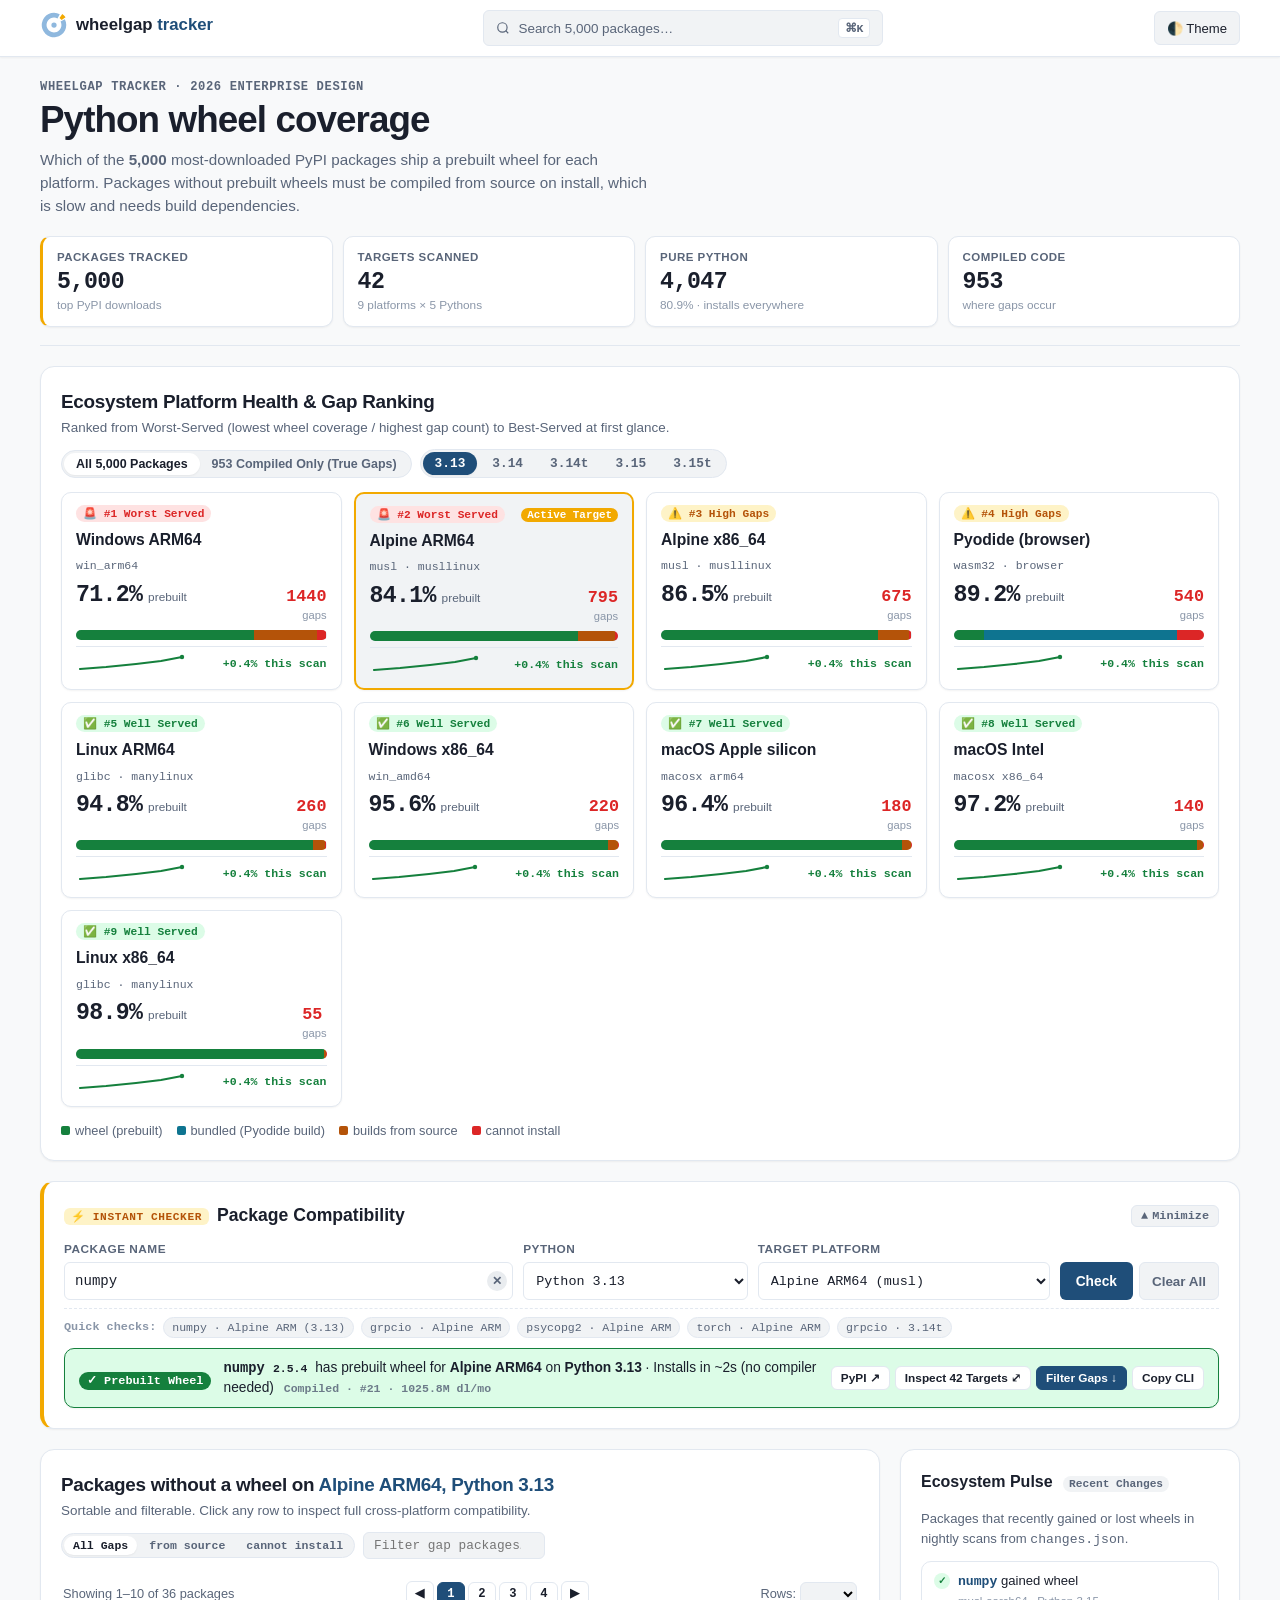
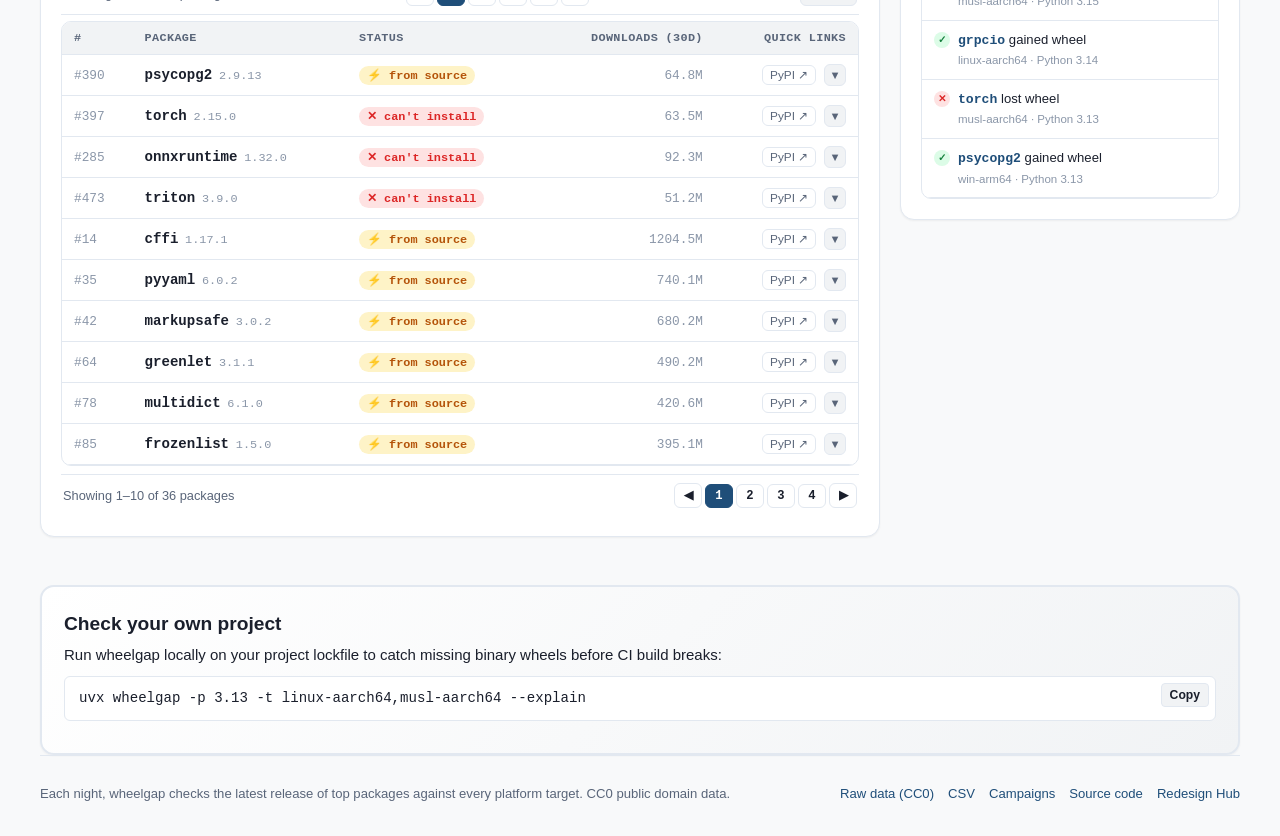
<file: docs/index.html>
<!doctype html>
<html lang="en">
<head>
  <meta charset="utf-8">
  <meta name="viewport" content="width=device-width, initial-scale=1">
  <title>Wheelgap Tracker — 2026 Enterprise Prototype (Revamped Macro-First & One-Liner)</title>
  <style>
/* CSS Tokens & System Styles */
:root {
  --navy: #1f4e79;
  --navy-dark: #143654;
  --navy-light: #2b689e;
  --amber: #f2a900;
  --amber-dark: #b45309;
  --amber-light: #fef3c7;

  --bg: #f8f9fa;
  --surface: #ffffff;
  --surface-alt: #f1f3f5;
  --surface-hover: #e9ecef;
  --text: #1a1f2c;
  --text-muted: #596579;
  --text-faint: #8a96a8;
  --line: #e2e8f0;
  --line-strong: #cbd5e1;

  --wheel: #15803d;
  --wheel-bg: #dcfce7;
  --bundled: #0e7490;
  --bundled-bg: #cffafe;
  --source: #b45309;
  --source-bg: #fef3c7;
  --missing: #dc2626;
  --missing-bg: #fee2e2;
  --unknown: #64748b;
  --unknown-bg: #f1f5f9;

  --bar-bg: #e2e8f0;
  --radius-sm: 6px;
  --radius: 10px;
  --radius-lg: 14px;
  --radius-full: 9999px;

  --mono: ui-monospace, "SF Mono", SFMono-Regular, Menlo, Consolas, "Liberation Mono", monospace;
  --sans: -apple-system, BlinkMacSystemFont, "SF Pro Text", "Segoe UI", Roboto, Helvetica, Arial, sans-serif;
  
  --shadow-sm: 0 1px 2px rgba(0, 0, 0, 0.05);
  --shadow: 0 1px 3px rgba(0, 0, 0, 0.08), 0 1px 2px rgba(0, 0, 0, 0.04);
  --shadow-md: 0 4px 6px -1px rgba(0, 0, 0, 0.08), 0 2px 4px -1px rgba(0, 0, 0, 0.04);
  --shadow-lg: 0 10px 15px -3px rgba(0, 0, 0, 0.1), 0 4px 6px -2px rgba(0, 0, 0, 0.05);
}

[data-theme="dark"] {
  --bg: #0d1117;
  --surface: #161b22;
  --surface-alt: #1c2128;
  --surface-hover: #262c36;
  --text: #f0f6fc;
  --text-muted: #8b949e;
  --text-faint: #6e7681;
  --line: #30363d;
  --line-strong: #444c56;
  --navy: #58a6ff;
  --navy-dark: #388bfd;
  --amber: #f59e0b;
  --amber-dark: #d97706;

  --wheel: #22c55e;
  --wheel-bg: rgba(34, 197, 94, 0.15);
  --bundled: #22d3ee;
  --bundled-bg: rgba(34, 211, 238, 0.15);
  --source: #f59e0b;
  --source-bg: rgba(245, 158, 11, 0.15);
  --missing: #f87171;
  --missing-bg: rgba(248, 113, 113, 0.15);
  --unknown: #94a3b8;
  --unknown-bg: rgba(148, 163, 184, 0.15);

  --bar-bg: #21262d;
  --shadow-sm: 0 1px 2px rgba(0, 0, 0, 0.4);
  --shadow: 0 1px 3px rgba(0, 0, 0, 0.5);
  --shadow-md: 0 4px 8px rgba(0, 0, 0, 0.6);
  --shadow-lg: 0 10px 25px rgba(0, 0, 0, 0.7);
}

*, *::before, *::after { box-sizing: border-box; margin: 0; }
body { background: var(--bg); color: var(--text); font: 15px/1.55 var(--sans); min-height: 100vh; display: flex; flex-direction: column; transition: background-color 0.2s, color 0.2s; }
a { color: var(--navy); text-decoration: none; }
a:hover { text-decoration: underline; }
code, kbd { font-family: var(--mono); }
.wrap { max-width: 1240px; margin: 0 auto; padding: 0 20px; width: 100%; }

@media (max-width: 640px) {
  .wrap { padding: 0 12px; }
}

/* Topbar */
.topbar { position: sticky; top: 0; z-index: 40; background: var(--surface); border-bottom: 1px solid var(--line); box-shadow: var(--shadow-sm); }
.topbar-inner { max-width: 1240px; margin: 0 auto; padding: 0 20px; height: 56px; display: flex; align-items: center; justify-content: space-between; gap: 12px; }
@media (max-width: 640px) { .topbar-inner { padding: 0 12px; height: 50px; } }
.logo-link { display: inline-flex; align-items: center; gap: 8px; color: var(--text); font-weight: 700; font-size: 1.05rem; }
.logo-link strong { color: var(--navy); }
.cmd-trigger { flex: 1; max-width: 400px; display: inline-flex; align-items: center; gap: 8px; padding: 7px 12px; background: var(--surface-alt); border: 1px solid var(--line); border-radius: var(--radius-sm); color: var(--text-muted); font-size: 0.84rem; cursor: pointer; }
@media (max-width: 640px) { .cmd-trigger { display: none; } }
.cmd-trigger-text { flex: 1; text-align: left; }
.shortcut-kbd { font: 600 0.72rem var(--mono); padding: 2px 6px; background: var(--surface); border: 1px solid var(--line); border-radius: 4px; color: var(--text-muted); }
.topbar-actions { display: flex; align-items: center; gap: 8px; }
.action-btn { display: inline-flex; align-items: center; gap: 6px; height: 34px; padding: 0 12px; background: var(--surface-alt); border: 1px solid var(--line); border-radius: var(--radius-sm); color: var(--text); font-size: 0.82rem; font-weight: 500; cursor: pointer; }

/* Hero */
.hero { padding: 24px 0 18px; border-bottom: 1px solid var(--line); margin-bottom: 20px; }
@media (max-width: 640px) { .hero { padding: 16px 0 14px; margin-bottom: 16px; } }
.eyebrow { font: 600 0.76rem/1 var(--mono); letter-spacing: 0.05em; text-transform: uppercase; color: var(--text-muted); margin-bottom: 6px; }
.hero-title { font-size: clamp(1.6rem, 3.2vw, 2.3rem); font-weight: 800; letter-spacing: -0.025em; line-height: 1.15; margin-bottom: 8px; }
.lede { max-width: 72ch; font-size: 0.95rem; color: var(--text-muted); line-height: 1.5; }
.kpi-grid { display: grid; grid-template-columns: repeat(auto-fit, minmax(180px, 1fr)); gap: 10px; margin-top: 18px; }
@media (max-width: 640px) { .kpi-grid { grid-template-columns: 1fr 1fr; gap: 8px; margin-top: 14px; } }
.kpi-card { background: var(--surface); border: 1px solid var(--line); border-radius: var(--radius); padding: 12px 14px; box-shadow: var(--shadow-sm); display: flex; flex-direction: column; }
.kpi-card.highlight { border-left: 3px solid var(--amber); }
.kpi-label { font-size: 0.72rem; font-weight: 600; text-transform: uppercase; letter-spacing: 0.04em; color: var(--text-muted); }
.kpi-val { font: 700 1.45rem var(--mono); letter-spacing: -0.02em; font-variant-numeric: tabular-nums; margin: 2px 0 1px; color: var(--text); }
.kpi-sub { font-size: 0.74rem; color: var(--text-faint); }

/* Panels */
.panel-card { background: var(--surface); border: 1px solid var(--line); border-radius: var(--radius-lg); padding: 20px; box-shadow: var(--shadow-sm); margin-bottom: 20px; }
@media (max-width: 640px) { .panel-card { padding: 14px 12px; border-radius: var(--radius); margin-bottom: 16px; } }
.section-head { display: flex; flex-wrap: wrap; align-items: center; justify-content: space-between; gap: 10px; margin-bottom: 14px; }
.title-with-desc h2 { font-size: 1.18rem; font-weight: 700; letter-spacing: -0.015em; }
.section-sub { font-size: 0.84rem; color: var(--text-muted); margin-top: 2px; }

/* 1. Ecosystem Platform Health & Leaderboard */
.matrix-controls-row { display: flex; flex-wrap: wrap; align-items: center; gap: 8px; }
.view-toggles { display: inline-flex; padding: 2px; background: var(--surface-alt); border: 1px solid var(--line); border-radius: var(--radius-full); }
.toggle-btn { border: none; background: none; font-size: 0.78rem; font-weight: 600; padding: 4px 12px; border-radius: var(--radius-full); color: var(--text-muted); cursor: pointer; }
.toggle-btn.active { background: var(--surface); color: var(--text); box-shadow: var(--shadow-sm); }
.tabs { display: inline-flex; flex-wrap: wrap; gap: 3px; border: 1px solid var(--line); border-radius: var(--radius-full); padding: 2px; background: var(--surface-alt); }
.tabs button { border: none; background: none; color: var(--text-muted); font: 600 0.8rem var(--mono); padding: 4px 12px; border-radius: var(--radius-full); cursor: pointer; }
.tabs button[aria-selected="true"] { background: var(--navy); color: #ffffff; box-shadow: var(--shadow-sm); }

.platform-leaderboard { display: grid; grid-template-columns: repeat(auto-fit, minmax(280px, 1fr)); gap: 12px; margin: 14px 0; }
@media (max-width: 640px) { .platform-leaderboard { grid-template-columns: 1fr; gap: 8px; } }

.leaderboard-card { background: var(--surface); border: 1px solid var(--line); border-radius: var(--radius); padding: 12px 14px; box-shadow: var(--shadow-sm); cursor: pointer; display: flex; flex-direction: column; gap: 6px; transition: all 0.12s; outline: none; position: relative; width: 100%; }
.leaderboard-card:hover { border-color: var(--line-strong); box-shadow: var(--shadow-md); transform: translateY(-1px); }
.leaderboard-card.active-platform-card { border: 2px solid var(--amber); background: var(--surface-alt); }
.card-top-row { display: flex; align-items: center; justify-content: space-between; gap: 6px; }
.board-rank-pill { font: 700 0.7rem var(--mono); padding: 2px 7px; border-radius: var(--radius-full); }
.sev-critical .board-rank-pill { background: var(--missing-bg); color: var(--missing); }
.sev-warning .board-rank-pill { background: var(--source-bg); color: var(--source); }
.sev-good .board-rank-pill { background: var(--wheel-bg); color: var(--wheel); }
.active-indicator-pill { font: 600 0.68rem var(--mono); background: var(--amber); color: #fff; padding: 1px 6px; border-radius: var(--radius-full); }
.board-pname { font-size: 0.98rem; font-weight: 700; color: var(--text); }
.board-pdesc { font: 400 0.72rem var(--mono); color: var(--text-muted); }
.board-stat-row { display: flex; align-items: baseline; justify-content: space-between; }
.board-pct-block { display: flex; align-items: baseline; gap: 6px; }
.board-pct { font: 800 1.45rem var(--mono); letter-spacing: -0.03em; font-variant-numeric: tabular-nums; color: var(--text); }
.board-pct-sub { font-size: 0.74rem; color: var(--text-muted); }
.board-gaps { font: 700 1.05rem var(--mono); color: var(--missing); font-variant-numeric: tabular-nums; }
.board-gaps-sub { display: block; font-size: 0.7rem; color: var(--text-faint); text-align: right; }
.bar { display: flex; height: 10px; border-radius: var(--radius-full); overflow: hidden; background: var(--bar-bg); }
.bar span { display: block; height: 100%; }
.b-wheel { background: var(--wheel); }
.b-bundled { background: var(--bundled); }
.b-source { background: var(--source); }
.b-missing { background: var(--missing); }
.board-footer-row { display: flex; align-items: center; justify-content: space-between; gap: 8px; padding-top: 4px; border-top: 1px solid var(--line); }
.board-spark-wrap { width: 110px; height: 24px; }
.spark { width: 100%; height: 100%; }
.spark path { fill: none; stroke: var(--wheel); stroke-width: 2.2; stroke-linejoin: round; stroke-linecap: round; }
.spark circle { fill: var(--wheel); }
.board-delta { font: 600 0.72rem var(--mono); }
.delta-up { color: var(--wheel); }

.legend { display: flex; flex-wrap: wrap; gap: 8px 14px; margin-top: 10px; }
.legend-tag { display: inline-flex; align-items: center; gap: 5px; font-size: 0.8rem; color: var(--text-muted); }
.sw { display: inline-block; width: 9px; height: 9px; border-radius: 2px; }
.sw-wheel { background: var(--wheel); }
.sw-bundled { background: var(--bundled); }
.sw-source { background: var(--source); }
.sw-missing { background: var(--missing); }

/* 2. Streamlined Instant Checker (Collapsible One-Liner Info) */
.omni-panel { border-left: 4px solid var(--amber); transition: padding 0.18s ease; }
.omni-panel.is-minimized { padding: 9px 16px; }
.omni-header { display: flex; align-items: center; justify-content: space-between; gap: 10px; margin-bottom: 10px; transition: margin 0.18s ease; }
.omni-panel.is-minimized .omni-header { margin-bottom: 0; }
.omni-title-wrap { display: flex; align-items: center; gap: 8px; flex-shrink: 0; }
.omni-badge { font: 700 0.7rem var(--mono); text-transform: uppercase; letter-spacing: 0.05em; background: var(--amber-light); color: var(--amber-dark); padding: 2px 7px; border-radius: var(--radius-sm); }
[data-theme="dark"] .omni-badge { background: rgba(245, 158, 11, 0.2); color: #fbbf24; }
.omni-title { font-size: 1.1rem; font-weight: 700; }

/* Minimized One-Liner Summary Bar inside Header */
.omni-minimized-summary { display: flex; align-items: center; gap: 8px; flex: 1; min-width: 0; overflow: hidden; }
.omni-minimized-summary[hidden] { display: none !important; }
.mini-summary-pill { font: 700 0.72rem var(--mono); padding: 2px 7px; border-radius: 99px; white-space: nowrap; flex-shrink: 0; }
.mini-summary-text { font-size: 0.84rem; color: var(--text); white-space: nowrap; overflow: hidden; text-overflow: ellipsis; min-width: 0; }
.mini-summary-actions { display: inline-flex; align-items: center; gap: 6px; flex-shrink: 0; margin-left: auto; }
.mini-btn { padding: 2px 8px !important; font-size: 0.74rem !important; height: 24px !important; line-height: 1 !important; }
@media (max-width: 768px) {
  .omni-header { flex-wrap: wrap; }
  .omni-minimized-summary { order: 3; width: 100%; margin-top: 6px; flex-wrap: wrap; }
}

.omni-toggle-btn { all: unset; box-sizing: border-box; font: 600 0.74rem var(--mono); padding: 3px 9px; background: var(--surface-alt); border: 1px solid var(--line); border-radius: var(--radius-sm); color: var(--text-muted); cursor: pointer; display: inline-flex; align-items: center; gap: 4px; }
.omni-toggle-btn:hover { background: var(--surface-hover); color: var(--text); }

.omni-form { display: grid; grid-template-columns: 2fr 1fr 1.3fr auto; gap: 10px; align-items: flex-end; }
@media (max-width: 860px) { .omni-form { grid-template-columns: 1fr 1fr; } .omni-pkg-field, .omni-action-field { grid-column: span 2; } }
@media (max-width: 520px) { .omni-form { grid-template-columns: 1fr; } .omni-pkg-field, .omni-action-field { grid-column: span 1; } }
.omni-field { display: flex; flex-direction: column; gap: 4px; }
.omni-label { font-size: 0.74rem; font-weight: 600; text-transform: uppercase; letter-spacing: 0.04em; color: var(--text-muted); }

/* Autocomplete wrapper with dedicated Clear button */
.autocomplete-wrapper { position: relative; display: flex; align-items: center; width: 100%; }
.autocomplete-wrapper input { width: 100%; height: 38px; padding: 0 32px 0 10px; border: 1px solid var(--line); border-radius: var(--radius-sm); background: var(--surface); color: var(--text); font: 500 0.88rem var(--mono); }
.autocomplete-wrapper input:focus { outline: 2px solid var(--amber); }
.search-clear-btn { all: unset; box-sizing: border-box; position: absolute; right: 6px; top: 50%; transform: translateY(-50%); width: 20px; height: 20px; border-radius: 99px; background: var(--surface-hover); color: var(--text-muted); font-size: 0.76rem; font-weight: 700; display: flex; align-items: center; justify-content: center; cursor: pointer; }
.search-clear-btn:hover { background: var(--line-strong); color: var(--text); }
.search-clear-btn[hidden] { display: none; }

.omni-select { height: 38px; padding: 0 8px; border: 1px solid var(--line); border-radius: var(--radius-sm); background: var(--surface); color: var(--text); font: 500 0.85rem var(--mono); font-size: 16px; cursor: pointer; width: 100%; }
@media (min-width: 641px) { .omni-select { font-size: 0.84rem; } }
.omni-actions-group { display: flex; align-items: center; gap: 6px; }
.btn-primary { height: 38px; padding: 0 16px; font-size: 0.86rem; background: var(--navy); color: #fff; border: none; border-radius: var(--radius-sm); font-weight: 600; cursor: pointer; white-space: nowrap; }
.btn-secondary { height: 38px; padding: 0 12px; font-size: 0.84rem; background: var(--surface-alt); color: var(--text-muted); border: 1px solid var(--line); border-radius: var(--radius-sm); font-weight: 600; cursor: pointer; white-space: nowrap; transition: all 0.12s ease; }
.btn-secondary:hover { background: var(--surface-hover); color: var(--text); border-color: var(--line-strong); }

.omni-presets { display: flex; flex-wrap: wrap; align-items: center; gap: 5px 7px; margin-top: 8px; padding-top: 8px; border-top: 1px dashed var(--line); }
.preset-label { font-size: 0.74rem; color: var(--text-faint); font-weight: 600; font-family: var(--mono); }
.preset-chip { all: unset; box-sizing: border-box; font: 500 0.72rem var(--mono); background: var(--surface-alt); border: 1px solid var(--line); padding: 3px 8px; border-radius: var(--radius-full); color: var(--text-muted); cursor: pointer; }
.preset-chip:hover { background: var(--surface-hover); color: var(--text); }

/* High-Density One-Liner Verdict Bar */
.omni-answer-card { margin-top: 10px; }
.verdict-bar { display: flex; flex-wrap: wrap; align-items: center; justify-content: space-between; gap: 8px 12px; padding: 10px 14px; border-radius: var(--radius); border: 1.5px solid transparent; box-shadow: var(--shadow-sm); }
.verdict-wheel { background: var(--wheel-bg); border-color: var(--wheel); }
.verdict-bundled { background: var(--bundled-bg); border-color: var(--bundled); }
.verdict-source { background: var(--source-bg); border-color: var(--source); }
.verdict-missing { background: var(--missing-bg); border-color: var(--missing); }

.verdict-status-pill { font: 700 0.74rem var(--mono); padding: 2px 8px; border-radius: var(--radius-full); color: #fff; white-space: nowrap; }
.badge-wheel { background: var(--wheel); }
.badge-bundled { background: var(--bundled); }
.badge-source { background: var(--source); }
.badge-missing { background: var(--missing); }

.verdict-text-block { flex: 1; min-width: 220px; font-size: 0.86rem; line-height: 1.35; color: var(--text); }
.verdict-pkg-title { font-family: var(--mono); font-weight: 700; margin-right: 4px; }
.verdict-meta-inline { display: inline-block; margin-left: 6px; font: 600 0.72rem var(--mono); color: var(--text-muted); opacity: 0.85; }

.verdict-bar-actions { display: flex; flex-wrap: wrap; align-items: center; gap: 5px; }
.vbtn { all: unset; box-sizing: border-box; display: inline-flex; align-items: center; gap: 3px; padding: 4px 9px; border-radius: var(--radius-sm); font: 600 0.74rem var(--sans); cursor: pointer; background: var(--surface); border: 1px solid var(--line); color: var(--text); white-space: nowrap; }
.vbtn:hover { background: var(--surface-hover); text-decoration: none; }
.vbtn-filter { background: var(--navy); color: #fff; border-color: var(--navy); }

/* Autocomplete Dropdown */
.autocomplete-menu { position: absolute; top: calc(100% + 4px); left: 0; right: 0; background: var(--surface); border: 1px solid var(--line); border-radius: var(--radius); box-shadow: var(--shadow-lg); max-height: 220px; overflow-y: auto; z-index: 60; padding: 4px; }
.autocomplete-item { display: flex; align-items: center; justify-content: space-between; padding: 7px 10px; min-height: 36px; border-radius: var(--radius-sm); cursor: pointer; font-size: 0.84rem; }
.autocomplete-item:hover { background: var(--surface-alt); }
.autocomplete-name { font-weight: 600; font-family: var(--mono); }

/* 3. Package Explorer Split Layout */
.content-split-grid { display: grid; grid-template-columns: 1fr 340px; gap: 20px; align-items: start; }
@media (max-width: 960px) { .content-split-grid { grid-template-columns: 1fr; } }
.highlight-target { color: var(--navy); font-weight: 700; }
.filter-toolbar { display: flex; flex-wrap: wrap; align-items: center; gap: 8px; }
.status-filter-pills { display: inline-flex; gap: 3px; background: var(--surface-alt); padding: 2px; border-radius: var(--radius-full); border: 1px solid var(--line); }
.pill-filter { border: none; background: none; font: 600 0.72rem var(--mono); padding: 3px 9px; border-radius: var(--radius-full); color: var(--text-muted); cursor: pointer; }
.pill-filter.active { background: var(--surface); color: var(--text); box-shadow: var(--shadow-sm); }
.pill-filter.pill-source.active { background: var(--source); color: #fff; }
.pill-filter.pill-missing.active { background: var(--missing); color: #fff; }
.table-search-box input { padding: 5px 10px; border: 1px solid var(--line); border-radius: var(--radius-sm); background: var(--surface-alt); font: 0.8rem var(--mono); color: var(--text); min-width: 160px; }

/* Pagination */
.pagination-bar { display: flex; flex-wrap: wrap; align-items: center; justify-content: space-between; gap: 10px; padding: 8px 2px; }
.top-pagination { border-bottom: 1px solid var(--line); margin-bottom: 6px; }
.bottom-pagination { border-top: 1px solid var(--line); margin-top: 8px; }
.pagination-info { font-size: 0.8rem; color: var(--text-muted); font-variant-numeric: tabular-nums; }
.pagination-controls { display: inline-flex; align-items: center; gap: 3px; }
.page-btn { border: 1px solid var(--line); background: var(--surface); color: var(--text); font: 600 0.76rem var(--mono); padding: 4px 8px; border-radius: var(--radius-sm); cursor: pointer; min-width: 28px; text-align: center; }
.page-btn:hover:not(:disabled) { background: var(--surface-hover); }
.page-btn.active { background: var(--navy); border-color: var(--navy); color: #fff; }
.page-size-selector { display: inline-flex; align-items: center; gap: 4px; font-size: 0.8rem; color: var(--text-muted); }
.page-size-select { padding: 3px 6px; border: 1px solid var(--line); border-radius: var(--radius-sm); background: var(--surface-alt); font: 600 0.78rem var(--mono); cursor: pointer; }

/* Table */
.table-wrapper { overflow-x: auto; border: 1px solid var(--line); border-radius: var(--radius); background: var(--surface); }
.packages-table { width: 100%; border-collapse: collapse; font-size: 0.84rem; }
.packages-table th, .packages-table td { padding: 9px 12px; text-align: left; border-bottom: 1px solid var(--line); }
.packages-table thead th { background: var(--surface-alt); font: 600 0.74rem var(--mono); color: var(--text-muted); text-transform: uppercase; letter-spacing: 0.03em; user-select: none; }
.packages-table tbody tr:hover { background: var(--surface-alt); }
.pkg-name-link { font: 600 0.88rem var(--mono); color: var(--text); }
.pkg-name-link:hover { color: var(--navy); }
.pkg-version { font: 400 0.74rem var(--mono); color: var(--text-faint); margin-left: 3px; }
.pkg-rank, .pkg-downloads { font: 0.8rem var(--mono); color: var(--text-faint); font-variant-numeric: tabular-nums; }
.table-ext-link { font: 500 0.74rem var(--sans); color: var(--text-muted); padding: 2px 7px; border: 1px solid var(--line); border-radius: var(--radius-sm); display: inline-block; white-space: nowrap; margin-left: 3px; }
.table-ext-link:hover { background: var(--surface-hover); color: var(--text); text-decoration: none; }

/* Mobile Quick Toolbar (Merged into grid on mobile) */
.mobile-quick-toolbar { display: none; align-items: center; flex-wrap: wrap; gap: 6px; padding: 7px 10px; background: var(--surface-alt); border: 1px solid var(--line); border-radius: var(--radius-sm); margin-bottom: 8px; }
@media (max-width: 860px) { .mobile-quick-toolbar { display: flex; } }
.mobile-quick-label { font: 700 0.7rem var(--mono); color: var(--text-muted); text-transform: uppercase; }
.mobile-quick-chip { all: unset; box-sizing: border-box; font: 600 0.72rem var(--sans); padding: 3px 8px; background: var(--surface); border: 1px solid var(--line); border-radius: var(--radius-full); color: var(--text); cursor: pointer; text-decoration: none; transition: all 0.12s ease; }
.mobile-quick-chip:hover { background: var(--surface-hover); color: var(--text); border-color: var(--line-strong); }

/* Inline Expandable Row for Mobile & Compact View */
.row-expand-btn { all: unset; box-sizing: border-box; display: inline-flex; align-items: center; justify-content: center; width: 22px; height: 22px; border-radius: var(--radius-sm); background: var(--surface-alt); border: 1px solid var(--line); color: var(--text-muted); font-size: 0.7rem; cursor: pointer; margin-left: 4px; transition: all 0.12s ease; }
.row-expand-btn:hover { background: var(--surface-hover); color: var(--text); }
.gap-inline-row td { padding: 0 !important; background: var(--surface-alt); border-bottom: 2px solid var(--amber) !important; }
.inline-compat-card { padding: 10px 12px; background: var(--surface-alt); display: flex; flex-direction: column; gap: 6px; }
.inline-compat-head { font-size: 0.82rem; color: var(--text); }
.inline-targets-pills { display: flex; flex-wrap: wrap; gap: 5px; }
.inline-target-pill { font: 600 0.7rem var(--mono); padding: 2px 7px; border-radius: var(--radius-sm); }
.inline-actions-row { display: flex; flex-wrap: wrap; align-items: center; justify-content: space-between; gap: 6px; margin-top: 4px; padding-top: 6px; border-top: 1px dashed var(--line); }
.inline-cli-cmd { font: 500 0.74rem var(--mono); background: var(--surface); padding: 3px 6px; border: 1px solid var(--line); border-radius: var(--radius-sm); overflow-x: auto; max-width: 100%; }
.inline-btns { display: flex; align-items: center; gap: 5px; }
.status { display: inline-flex; align-items: center; gap: 4px; font: 600 0.74rem var(--mono); padding: 2px 8px; border-radius: var(--radius-full); white-space: nowrap; }
.s-wheel { color: var(--wheel); background: var(--wheel-bg); }
.s-source { color: var(--source); background: var(--source-bg); }
.s-missing { color: var(--missing); background: var(--missing-bg); }

/* Pulse Feed */
.sub-heading { font-size: 1rem; font-weight: 700; }
.time-badge { font: 600 0.7rem var(--mono); padding: 2px 6px; background: var(--surface-alt); color: var(--text-muted); border-radius: var(--radius-full); margin-left: 6px; }
.pulse-note { font-size: 0.82rem; color: var(--text-muted); margin: 4px 0 10px; }
.pulse-feed { list-style: none; padding: 0; margin: 0; border: 1px solid var(--line); border-radius: var(--radius); background: var(--surface); max-height: 360px; overflow-y: auto; }
.pulse-feed li { padding: 9px 12px; border-bottom: 1px solid var(--line); font-size: 0.82rem; display: flex; align-items: flex-start; gap: 8px; }
.pulse-icon { flex-shrink: 0; width: 16px; height: 16px; border-radius: var(--radius-full); display: flex; align-items: center; justify-content: center; font-size: 0.65rem; font-weight: 700; margin-top: 2px; }
.icon-gain { background: var(--wheel-bg); color: var(--wheel); }
.icon-loss { background: var(--missing-bg); color: var(--missing); }
.pulse-pkg { font-weight: 600; font-family: var(--mono); }
.pulse-meta { font-size: 0.72rem; color: var(--text-faint); display: block; margin-top: 1px; }

/* CTA Banner & Footer */
.cta-banner { margin-top: 28px; padding: 22px; background: linear-gradient(135deg, var(--surface) 0%, var(--surface-alt) 100%); border: 2px solid var(--line); border-radius: var(--radius-lg); box-shadow: var(--shadow-sm); }
.cta-header h2 { font-size: 1.2rem; font-weight: 700; margin-bottom: 4px; }
.command-block { position: relative; background: var(--surface); border: 1px solid var(--line); border-radius: var(--radius-sm); padding: 10px 48px 10px 14px; margin: 10px 0; font-size: 0.88rem; overflow-x: auto; }
.btn-copy { position: absolute; top: 6px; right: 6px; padding: 4px 8px; font: 600 0.76rem var(--sans); background: var(--surface-alt); border: 1px solid var(--line); border-radius: 4px; color: var(--text); cursor: pointer; }
.site-footer { margin-top: auto; border-top: 1px solid var(--line); padding: 28px 0 32px; color: var(--text-muted); font-size: 0.82rem; }
.footer-grid { display: flex; flex-wrap: wrap; justify-content: space-between; gap: 16px; }
.footer-nav { display: flex; flex-wrap: wrap; gap: 6px 14px; }

/* Drawer & Modals */
.drawer-backdrop { position: fixed; inset: 0; background: rgba(0,0,0,0.55); backdrop-filter: blur(2px); z-index: 100; display: flex; justify-content: flex-end; }
.drawer { width: 100%; max-width: 560px; height: 100%; background: var(--surface); box-shadow: var(--shadow-lg); display: flex; flex-direction: column; z-index: 101; }
.drawer-header { display: flex; align-items: center; justify-content: space-between; padding: 16px 20px; border-bottom: 1px solid var(--line); }
.drawer-heading { font: 700 1.2rem var(--mono); }
.drawer-subtitle { font-size: 0.8rem; color: var(--text-muted); }
.drawer-close { width: 30px; height: 30px; display: flex; align-items: center; justify-content: center; border: 1px solid var(--line); border-radius: var(--radius-sm); background: var(--surface-alt); cursor: pointer; }
.drawer-body { flex: 1; overflow-y: auto; padding: 20px; }
.matrix-scroll { overflow-x: auto; border: 1px solid var(--line); border-radius: var(--radius-sm); margin: 10px 0; }
.matrix { width: 100%; border-collapse: collapse; font-size: 0.82rem; }
.matrix th, .matrix td { padding: 6px 8px; text-align: left; border-top: 1px solid var(--line); }
.matrix thead th { border-top: 0; background: var(--surface-alt); color: var(--text-muted); font: 600 0.74rem var(--mono); }
  </style>
</head>
<body>
  <!-- Top Navigation Bar -->
  <header class="topbar">
    <div class="topbar-inner">
      <div class="brand">
        <a href="#" class="logo-link">
          <svg class="brand-icon" viewBox="0 0 64 64" width="28" height="28" aria-hidden="true">
            <path d="M56.72,18.85 A28,28 0 1 1 45.15,7.28 L39.98,16.99 A17,17 0 1 0 47.01,24.02 Z" fill="#8fb8de"/>
            <path d="M50.86,6.99 A28,28 0 0 1 58.41,14.54 L49.29,20.69 A17,17 0 0 0 44.71,16.11 Z" fill="#f2a900"/>
            <circle cx="32" cy="32" r="6" fill="#8fb8de"/>
          </svg>
          <span>wheelgap <strong>tracker</strong></span>
        </a>
      </div>

      <button class="cmd-trigger" id="cmd-trigger" type="button" aria-label="Search packages">
        <svg width="14" height="14" viewBox="0 0 24 24" fill="none" stroke="currentColor" stroke-width="2"><circle cx="11" cy="11" r="8"/><line x1="21" y1="21" x2="16.65" y2="16.65"/></svg>
        <span class="cmd-trigger-text">Search 5,000 packages…</span>
        <kbd class="shortcut-kbd">⌘K</kbd>
      </button>

      <div class="topbar-actions">
        <button class="action-btn" id="theme-toggle" type="button">🌓 Theme</button>
      </div>
    </div>
  </header>

  <div class="wrap main-wrap">
    <!-- Header Hero & Dynamic KPIs -->
    <header class="hero">
      <div class="hero-content">
        <p class="eyebrow">wheelgap tracker · 2026 enterprise design</p>
        <h1 class="hero-title">Python wheel coverage</h1>
        <p class="lede">Which of the <strong id="n-packages">5,000</strong> most-downloaded PyPI packages ship a prebuilt wheel for each platform. Packages without prebuilt wheels must be compiled from source on install, which is slow and needs build dependencies.</p>
      </div>

      <div class="kpi-grid">
        <div class="kpi-card highlight">
          <span class="kpi-label">Packages Tracked</span>
          <span class="kpi-val">5,000</span>
          <span class="kpi-sub">top PyPI downloads</span>
        </div>
        <div class="kpi-card">
          <span class="kpi-label">Targets Scanned</span>
          <span class="kpi-val">42</span>
          <span class="kpi-sub">9 platforms × 5 Pythons</span>
        </div>
        <div class="kpi-card">
          <span class="kpi-label">Pure Python</span>
          <span class="kpi-val">4,047</span>
          <span class="kpi-sub">80.9% · installs everywhere</span>
        </div>
        <div class="kpi-card">
          <span class="kpi-label">Compiled Code</span>
          <span class="kpi-val">953</span>
          <span class="kpi-sub">where gaps occur</span>
        </div>
      </div>
    </header>

    <main>
      <!-- ====================================================================
           1. ECOSYSTEM HEALTH HUB & WORST-SERVED LEADERBOARD (Macro View at First Glance)
           ==================================================================== -->
      <section class="panel-card health-hub-panel" id="health-hub">
        <div class="section-head flex-wrap">
          <div class="title-with-desc">
            <h2>Ecosystem Platform Health & Gap Ranking</h2>
            <p class="section-sub" id="pure-note">Ranked from Worst-Served (lowest wheel coverage / highest gap count) to Best-Served at first glance.</p>
          </div>

          <div class="matrix-controls-row">
            <div class="view-toggles" role="group">
              <button type="button" class="toggle-btn active" id="btn-show-all">All 5,000 Packages</button>
              <button type="button" class="toggle-btn" id="btn-show-compiled">953 Compiled Only (True Gaps)</button>
            </div>

            <div class="tabs" id="python-tabs">
              <button role="tab" aria-selected="true" data-python="3.13">3.13</button>
              <button role="tab" aria-selected="false" data-python="3.14">3.14</button>
              <button role="tab" aria-selected="false" data-python="3.14t">3.14t</button>
              <button role="tab" aria-selected="false" data-python="3.15">3.15</button>
              <button role="tab" aria-selected="false" data-python="3.15t">3.15t</button>
            </div>
          </div>
        </div>

        <!-- Ranked Platform Cards Deck (Ranked Worst to Best Served) -->
        <div class="platform-leaderboard" id="platform-leaderboard" aria-live="polite"></div>

        <div class="legend">
          <span class="legend-tag tag-wheel"><i class="sw sw-wheel"></i> wheel (prebuilt)</span>
          <span class="legend-tag tag-bundled"><i class="sw sw-bundled"></i> bundled (Pyodide build)</span>
          <span class="legend-tag tag-source"><i class="sw sw-source"></i> builds from source</span>
          <span class="legend-tag tag-missing"><i class="sw sw-missing"></i> cannot install</span>
        </div>
      </section>

      <!-- ====================================================================
           2. STREAMLINED INSTANT ANSWER OMNI-CHECKER (Collapsible One-Liner Info)
           ==================================================================== -->
      <section class="panel-card omni-panel" id="omni-checker">
        <div class="omni-header">
          <div class="omni-title-wrap">
            <span class="omni-badge">⚡ Instant Checker</span>
            <h2 class="omni-title">Package Compatibility</h2>
          </div>

          <!-- One-Liner Strip: Visible when minimized, showing selected package verdict & quick actions -->
          <div class="omni-minimized-summary" id="omni-minimized-summary" hidden>
            <!-- Populated dynamically with one-liner verdict & quick actions -->
          </div>

          <button type="button" class="omni-toggle-btn" id="omni-toggle-btn" aria-expanded="true">
            <span id="omni-toggle-icon">▲</span> <span id="omni-toggle-text">Minimize</span>
          </button>
        </div>

        <div class="omni-collapsible-body" id="omni-body">
          <form class="omni-form" id="search-form" onsubmit="return false">
            <div class="omni-field omni-pkg-field">
              <label for="search" class="omni-label">Package Name</label>
              <div class="autocomplete-wrapper">
                <input id="search" placeholder="Type package (e.g. numpy, grpcio, psycopg2)…" autocomplete="off" spellcheck="false" value="numpy">
                <button type="button" class="search-clear-btn" id="search-clear-btn" aria-label="Clear package input" title="Clear input">✕</button>
                <div class="autocomplete-menu" id="search-autocomplete" hidden></div>
              </div>
            </div>

            <div class="omni-field">
              <label for="omni-python-select" class="omni-label">Python</label>
              <select id="omni-python-select" class="omni-select">
                <option value="3.13" selected>Python 3.13</option>
                <option value="3.14">Python 3.14</option>
                <option value="3.14t">Python 3.14t</option>
                <option value="3.15">Python 3.15</option>
                <option value="3.15t">Python 3.15t</option>
              </select>
            </div>

            <div class="omni-field">
              <label for="omni-platform-select" class="omni-label">Target Platform</label>
              <select id="omni-platform-select" class="omni-select">
                <option value="musl-aarch64" selected>Alpine ARM64 (musl)</option>
                <option value="musl-x86_64">Alpine x86_64 (musl)</option>
                <option value="win-arm64">Windows ARM64 (win_arm64)</option>
                <option value="win-amd64">Windows x86_64 (win_amd64)</option>
                <option value="linux-aarch64">Linux ARM64 (glibc)</option>
                <option value="linux-x86_64">Linux x86_64 (glibc)</option>
                <option value="macos-arm64">macOS Apple silicon</option>
                <option value="macos-x86_64">macOS Intel</option>
                <option value="pyodide">Pyodide (wasm32)</option>
              </select>
            </div>

            <div class="omni-field omni-action-field">
              <label class="omni-label" style="visibility:hidden">Action</label>
              <div class="omni-actions-group">
                <button type="submit" class="btn-primary" id="omni-submit-btn">Check</button>
                <button type="button" class="btn-secondary" id="omni-reset-btn" title="Clear package and reset all filters">Clear All</button>
              </div>
            </div>
          </form>

          <!-- Fast Presets for Core Questions -->
          <div class="omni-presets" id="omni-presets">
            <span class="preset-label">Quick checks:</span>
            <button type="button" class="preset-chip" data-pkg="numpy" data-py="3.13" data-pl="musl-aarch64">numpy · Alpine ARM (3.13)</button>
            <button type="button" class="preset-chip" data-pkg="grpcio" data-py="3.13" data-pl="musl-aarch64">grpcio · Alpine ARM</button>
            <button type="button" class="preset-chip" data-pkg="psycopg2" data-py="3.13" data-pl="musl-aarch64">psycopg2 · Alpine ARM</button>
            <button type="button" class="preset-chip" data-pkg="torch" data-py="3.13" data-pl="musl-aarch64">torch · Alpine ARM</button>
            <button type="button" class="preset-chip" data-pkg="grpcio" data-py="3.14t" data-pl="musl-aarch64">grpcio · 3.14t</button>
          </div>

          <!-- The Instant Visual Answer Card (One-Liner / Compact View) -->
          <div class="omni-answer-card" id="omni-answer" aria-live="polite"></div>
        </div>
      </section>

      <!-- ====================================================================
           3. EXPLORER & ECOSYSTEM PULSE: Two-Column Split Layout
           ==================================================================== -->
      <div class="content-split-grid">
        <section class="panel-card explorer-panel">
          <div class="section-head flex-wrap">
            <div class="title-with-desc">
              <h2 id="gaps-title">Packages without a wheel on <span id="gaps-platform" class="highlight-target">Alpine ARM64, Python 3.13</span></h2>
              <p class="section-sub">Sortable and filterable. Click any row to inspect full cross-platform compatibility.</p>
            </div>

            <!-- Mobile Quick Toolbar (Merged into grid on mobile) -->
            <div class="mobile-quick-toolbar" id="mobile-quick-toolbar">
              <span class="mobile-quick-label">Quick Links:</span>
              <a href="#pulse-title" class="mobile-quick-chip">📈 Recent Changes</a>
              <a href="#health-hub" class="mobile-quick-chip">🚨 Worst Served</a>
              <a href="#omni-checker" class="mobile-quick-chip">⚡ Instant Check</a>
            </div>

            <div class="filter-toolbar">
              <div class="status-filter-pills" role="radiogroup">
                <button type="button" class="pill-filter active" data-filter="all">All Gaps</button>
                <button type="button" class="pill-filter pill-source" data-filter="source">from source</button>
                <button type="button" class="pill-filter pill-missing" data-filter="missing">cannot install</button>
              </div>
              <div class="table-search-box">
                <input type="search" id="gaps-search" placeholder="Filter gap packages…">
              </div>
            </div>
          </div>

          <div class="pagination-bar top-pagination">
            <span class="pagination-info" id="pagination-info-top">Showing 1–25 of packages</span>
            <div class="pagination-controls" id="pagination-buttons-top"></div>
            <div class="page-size-selector">
              <label for="page-size-top">Rows:</label>
              <select id="page-size-top" class="page-size-select">
                <option value="25" selected>25</option>
                <option value="50">50</option>
                <option value="100">100</option>
                <option value="all">All</option>
              </select>
            </div>
          </div>

          <div class="table-wrapper">
            <table class="packages-table">
              <thead>
                <tr>
                  <th scope="col">#</th>
                  <th scope="col">Package</th>
                  <th scope="col">Status</th>
                  <th scope="col" style="text-align:right">Downloads (30d)</th>
                  <th scope="col" style="text-align:right">Quick Links</th>
                </tr>
              </thead>
              <tbody id="gaps"></tbody>
            </table>
          </div>

          <div class="pagination-bar bottom-pagination">
            <span class="pagination-info" id="pagination-info-bottom"></span>
            <div class="pagination-controls" id="pagination-buttons-bottom"></div>
          </div>
        </section>

        <!-- Sidebar: Ecosystem Pulse -->
        <aside class="sidebar-col">
          <section class="panel-card pulse-card">
            <div class="section-head">
              <div class="title-with-desc">
                <h3 class="sub-heading">Ecosystem Pulse <span class="time-badge">Recent Changes</span></h3>
              </div>
            </div>
            <p class="pulse-note">Packages that recently gained or lost wheels in nightly scans from <code>changes.json</code>.</p>
            <ol class="pulse-feed" id="pulse-feed"></ol>
          </section>
        </aside>
      </div>

      <!-- CTA -->
      <section class="cta-banner">
        <div class="cta-header">
          <h2>Check your own project</h2>
          <p>Run wheelgap locally on your project lockfile to catch missing binary wheels before CI build breaks:</p>
        </div>
        <div class="command-block">
          <code>uvx wheelgap -p 3.13 -t linux-aarch64,musl-aarch64 --explain</code>
          <button class="btn-copy" id="cta-copy-btn" type="button">Copy</button>
        </div>
      </section>
    </main>

    <!-- Footer -->
    <footer class="site-footer">
      <div class="footer-grid">
        <p>Each night, wheelgap checks the latest release of top packages against every platform target. CC0 public domain data.</p>
        <div class="footer-nav">
          <a href="#">Raw data (CC0)</a>
          <a href="#">CSV</a>
          <a href="#">Campaigns</a>
          <a href="https://github.com/wheelgap/wheelgap">Source code</a>
          <a href="https://github.com/wheelgap/wheelgap/discussions/154">Redesign Hub</a>
        </div>
      </div>
    </footer>
  </div>

  <!-- Deep Inspection Slide-over Drawer -->
  <div class="drawer-backdrop" id="drawer-backdrop" style="display:none">
    <aside class="drawer" id="drawer">
      <div class="drawer-header">
        <div class="drawer-titles">
          <h3 id="drawer-title" class="drawer-heading">Package Details</h3>
          <span class="drawer-subtitle" id="drawer-subtitle">All 42 target platforms compatibility overview</span>
        </div>
        <button class="drawer-close" id="drawer-close" type="button">✕</button>
      </div>
      <div class="drawer-body" id="drawer-content"></div>
    </aside>
  </div>

  <script>
  const PLATFORMS = {
    "win-arm64": ["Windows ARM64", "win_arm64", 71.2, 1440, { wheel: 71.2, bundled: 0, source: 25.1, missing: 3.7 }],
    "musl-aarch64": ["Alpine ARM64", "musl · musllinux", 84.1, 795, { wheel: 84.1, bundled: 0, source: 14.8, missing: 1.1 }],
    "musl-x86_64": ["Alpine x86_64", "musl · musllinux", 86.5, 675, { wheel: 86.5, bundled: 0, source: 12.6, missing: 0.9 }],
    "pyodide": ["Pyodide (browser)", "wasm32 · browser", 89.2, 540, { wheel: 12.1, bundled: 77.1, source: 0, missing: 10.8 }],
    "linux-aarch64": ["Linux ARM64", "glibc · manylinux", 94.8, 260, { wheel: 94.8, bundled: 0, source: 4.8, missing: 0.4 }],
    "win-amd64": ["Windows x86_64", "win_amd64", 95.6, 220, { wheel: 95.6, bundled: 0, source: 4.1, missing: 0.3 }],
    "macos-arm64": ["macOS Apple silicon", "macosx arm64", 96.4, 180, { wheel: 96.4, bundled: 0, source: 3.4, missing: 0.2 }],
    "macos-x86_64": ["macOS Intel", "macosx x86_64", 97.2, 140, { wheel: 97.2, bundled: 0, source: 2.6, missing: 0.2 }],
    "linux-x86_64": ["Linux x86_64", "glibc · manylinux", 98.9, 55, { wheel: 98.9, bundled: 0, source: 1.0, missing: 0.1 }]
  };

  const PACKAGES = [
    { name: "numpy", rank: 21, version: "2.5.4", pure: false, downloads: 1025805630, status: "wheel" },
    { name: "grpcio", rank: 92, version: "1.85.1", pure: false, downloads: 370169739, status: "wheel" },
    { name: "cryptography", rank: 9, version: "50.0.2", pure: false, downloads: 1317045984, status: "wheel" },
    { name: "psycopg2", rank: 390, version: "2.9.13", pure: false, downloads: 64846937, status: "source" },
    { name: "torch", rank: 397, version: "2.15.0", pure: false, downloads: 63457465, status: "missing" },
    { name: "onnxruntime", rank: 285, version: "1.32.0", pure: false, downloads: 92345110, status: "missing" },
    { name: "triton", rank: 473, version: "3.9.0", pure: false, downloads: 51204900, status: "missing" },
    { name: "cffi", rank: 14, version: "1.17.1", pure: false, downloads: 1204500120, status: "source" },
    { name: "pydantic-core", rank: 28, version: "2.27.2", pure: false, downloads: 850230100, status: "wheel" },
    { name: "pydantic", rank: 25, version: "2.10.4", pure: true, downloads: 910220100, status: "wheel" },
    { name: "pyyaml", rank: 35, version: "6.0.2", pure: false, downloads: 740112340, status: "source" },
    { name: "markupsafe", rank: 42, version: "3.0.2", pure: false, downloads: 680220190, status: "source" },
    { name: "greenlet", rank: 64, version: "3.1.1", pure: false, downloads: 490220110, status: "source" },
    { name: "multidict", rank: 78, version: "6.1.0", pure: false, downloads: 420550120, status: "source" },
    { name: "frozenlist", rank: 85, version: "1.5.0", pure: false, downloads: 395110200, status: "source" },
    { name: "msgpack", rank: 104, version: "1.1.0", pure: false, downloads: 330110900, status: "source" },
    { name: "aiohttp", rank: 55, version: "3.11.10", pure: false, downloads: 580110200, status: "source" },
    { name: "yarl", rank: 71, version: "1.18.3", pure: false, downloads: 460110200, status: "source" },
    { name: "lxml", rank: 112, version: "5.3.0", pure: false, downloads: 310220100, status: "source" },
    { name: "pillow", rank: 68, version: "11.0.0", pure: false, downloads: 480110200, status: "wheel" },
    { name: "scipy", rank: 82, version: "1.14.1", pure: false, downloads: 410220100, status: "wheel" },
    { name: "pandas", rank: 38, version: "2.2.3", pure: false, downloads: 710220100, status: "wheel" },
    { name: "pyarrow", rank: 118, version: "18.1.0", pure: false, downloads: 290110200, status: "wheel" },
    { name: "regex", rank: 125, version: "2024.11.13", pure: false, downloads: 275110200, status: "source" },
    { name: "wrapt", rank: 130, version: "1.17.0", pure: false, downloads: 260110200, status: "source" },
    { name: "bcrypt", rank: 142, version: "4.2.1", pure: false, downloads: 240110200, status: "wheel" },
    { name: "requests", rank: 2, version: "2.32.3", pure: true, downloads: 2100500120, status: "wheel" },
    { name: "urllib3", rank: 3, version: "2.2.3", pure: true, downloads: 2050110200, status: "wheel" },
    { name: "pip", rank: 5, version: "24.3.1", pure: true, downloads: 1850110200, status: "wheel" },
    { name: "setuptools", rank: 6, version: "75.6.0", pure: true, downloads: 1720110200, status: "wheel" },
    { name: "wheel", rank: 12, version: "0.45.1", pure: true, downloads: 1250110200, status: "wheel" },
    { name: "boto3", rank: 8, version: "1.35.75", pure: true, downloads: 1400220100, status: "wheel" },
    { name: "botocore", rank: 7, version: "1.35.75", pure: true, downloads: 1510220100, status: "wheel" },
    { name: "pytest", rank: 18, version: "8.3.4", pure: true, downloads: 1090220100, status: "wheel" },
    { name: "click", rank: 15, version: "8.1.7", pure: true, downloads: 1180220100, status: "wheel" },
    { name: "jinja2", rank: 20, version: "3.1.4", pure: true, downloads: 1040220100, status: "wheel" },
    { name: "fastapi", rank: 45, version: "0.115.6", pure: true, downloads: 640110200, status: "wheel" },
    { name: "anyio", rank: 52, version: "4.7.0", pure: true, downloads: 590110200, status: "wheel" },
    { name: "sqlalchemy", rank: 60, version: "2.0.36", pure: false, downloads: 520110200, status: "wheel" },
    { name: "pydantic-settings", rank: 88, version: "2.7.0", pure: true, downloads: 380110200, status: "wheel" },
    { name: "cython", rank: 150, version: "3.0.11", pure: false, downloads: 230110200, status: "source" },
    { name: "ujson", rank: 160, version: "5.10.0", pure: false, downloads: 215110200, status: "source" },
    { name: "pycryptodome", rank: 175, version: "3.21.0", pure: false, downloads: 198110200, status: "source" },
    { name: "pyzmq", rank: 185, version: "26.2.0", pure: false, downloads: 184110200, status: "source" },
    { name: "lz4", rank: 195, version: "4.3.3", pure: false, downloads: 172110200, status: "source" },
    { name: "python-snappy", rank: 210, version: "0.7.3", pure: false, downloads: 155110200, status: "missing" },
    { name: "fastparquet", rank: 220, version: "2024.11.0", pure: false, downloads: 142110200, status: "source" },
    { name: "tables", rank: 240, version: "3.10.1", pure: false, downloads: 125110200, status: "missing" },
    { name: "gevent", rank: 270, version: "24.11.1", pure: false, downloads: 105110200, status: "source" },
    { name: "twisted", rank: 280, version: "24.11.0", pure: false, downloads: 98110200, status: "source" },
    { name: "uvloop", rank: 290, version: "0.21.0", pure: false, downloads: 88110200, status: "source" },
    { name: "grpcio-tools", rank: 310, version: "1.68.1", pure: false, downloads: 78110200, status: "source" },
    { name: "soundfile", rank: 330, version: "0.13.1", pure: false, downloads: 71110200, status: "missing" },
    { name: "opencv-python", rank: 340, version: "4.10.0.84", pure: false, downloads: 68110200, status: "missing" },
    { name: "tokenizers", rank: 350, version: "0.21.0", pure: false, downloads: 66110200, status: "source" },
    { name: "safetensors", rank: 360, version: "0.4.5", pure: false, downloads: 64110200, status: "source" },
    { name: "bitsandbytes", rank: 410, version: "0.45.0", pure: false, downloads: 55110200, status: "missing" },
    { name: "flash-attn", rank: 420, version: "2.7.2.post1", pure: false, downloads: 52110200, status: "missing" },
    { name: "xgboost", rank: 165, version: "2.1.3", pure: false, downloads: 210110200, status: "missing" },
    { name: "lightgbm", rank: 180, version: "4.5.0", pure: false, downloads: 190110200, status: "source" }
  ];

  const state = {
    pkg: "numpy",
    python: "3.13",
    platform: "musl-aarch64",
    filter: "all",
    search: "",
    pageSize: 10,
    page: 1,
    compiledOnly: false,
    expandedPkg: null
  };

  const $ = (id) => document.getElementById(id);

  function updateClearBtn() {
    const btn = $("search-clear-btn");
    if (btn) btn.hidden = !$("search").value.trim();
  }

  function renderOmni() {
    updateClearBtn();
    const pkgName = $("search").value.trim() || state.pkg;
    const py = $("omni-python-select").value;
    const pl = $("omni-platform-select").value;
    const [pname] = PLATFORMS[pl] || [pl, ""];

    let p = PACKAGES.find(x => x.name.toLowerCase() === pkgName.toLowerCase());
    if (!p) {
      p = { name: pkgName, rank: 999, version: "latest", pure: false, downloads: 15000000, status: "source" };
    }

    let status = p.status;
    if (pkgName.toLowerCase() === "numpy") {
      status = pl === "pyodide" ? "bundled" : "wheel";
    } else if (pkgName.toLowerCase() === "grpcio") {
      status = py === "3.14t" || py === "3.15t" ? "source" : "wheel";
    } else if (pkgName.toLowerCase() === "psycopg2") {
      status = "source";
    } else if (pkgName.toLowerCase() === "torch") {
      status = (pl === "musl-aarch64" || pl === "pyodide") ? "missing" : "wheel";
    }

    let badgeClass = "badge-wheel", cardClass = "verdict-wheel", badgeText = "✓ Prebuilt Wheel", summary = "";

    if (status === "wheel") {
      cardClass = "verdict-wheel";
      badgeClass = "badge-wheel";
      badgeText = "✓ Prebuilt Wheel";
      summary = `has prebuilt wheel for <strong>${pname}</strong> on <strong>Python ${py}</strong> · Installs in ~2s (no compiler needed)`;
    } else if (status === "bundled") {
      cardClass = "verdict-bundled";
      badgeClass = "badge-bundled";
      badgeText = "📦 Bundled Pyodide";
      summary = `is pre-compiled in Pyodide distribution for <strong>Python ${py}</strong> (runs in browser WebAssembly)`;
    } else if (status === "source") {
      cardClass = "verdict-source";
      badgeClass = "badge-source";
      badgeText = "⚡ Builds from Source";
      summary = `compiles on install for <strong>${pname}</strong> (Python ${py}) · Needs C compiler & headers (30–90s build)`;
    } else {
      cardClass = "verdict-missing";
      badgeClass = "badge-missing";
      badgeText = "✕ Cannot Install";
      summary = `has no prebuilt binary and cannot be installed on <strong>${pname}</strong> (Python ${py})`;
    }

    const cliCmd = `uvx wheelgap ${p.name} -p ${py} -t ${pl} --explain`;

    $("omni-answer").innerHTML = `
      <div class="verdict-bar ${cardClass}">
        <div class="verdict-pill-wrap">
          <span class="verdict-status-pill ${badgeClass}">${badgeText}</span>
        </div>
        <div class="verdict-text-block">
          <strong class="verdict-pkg-title">${p.name} <small>${p.version}</small></strong>
          <span class="verdict-summary">${summary}</span>
          <span class="verdict-meta-inline">${p.pure ? "Pure Python" : "Compiled"} · #${p.rank} · ${(p.downloads / 1e6).toFixed(1)}M dl/mo</span>
        </div>
        <div class="verdict-bar-actions">
          <a href="https://pypi.org/project/${p.name}/${p.version}/" target="_blank" rel="noopener" class="vbtn vbtn-ext">PyPI ↗</a>
          <button type="button" class="vbtn vbtn-drawer" onclick="openDrawer('${p.name}')">Inspect 42 Targets ⤢</button>
          <button type="button" class="vbtn vbtn-filter" onclick="filterPlatform('${pl}')">Filter Gaps ↓</button>
          <button type="button" class="vbtn vbtn-repro" onclick="copyText('${cliCmd}')">Copy CLI</button>
        </div>
      </div>
    `;

    const mini = $("omni-minimized-summary");
    if (mini) {
      mini.innerHTML = `
        <span class="mini-summary-pill ${badgeClass}">${badgeText}</span>
        <span class="mini-summary-text"><strong>${p.name}</strong> on <strong>${pname}</strong> (${py})</span>
        <div class="mini-summary-actions">
          <button type="button" class="vbtn vbtn-drawer mini-btn" onclick="openDrawer('${p.name}')" title="Inspect 42 targets">Inspect 42 ⤢</button>
          <button type="button" class="vbtn vbtn-filter mini-btn" onclick="filterPlatform('${pl}')" title="Filter gaps below">Filter Gaps ↓</button>
          <a href="https://pypi.org/project/${p.name}/${p.version}/" target="_blank" rel="noopener" class="vbtn vbtn-ext mini-btn">PyPI ↗</a>
        </div>
      `;
    }
  }

  function renderLeaderboard() {
    const list = Object.entries(PLATFORMS).map(([k, v]) => ({
      key: k,
      name: v[0],
      desc: v[1],
      pct: state.compiledOnly ? (v[2] * 0.25).toFixed(1) : v[2],
      gaps: v[3],
      widths: v[4]
    }));

    list.sort((a, b) => a.pct - b.pct);

    $("platform-leaderboard").innerHTML = list.map((item, idx) => {
      const rank = idx + 1;
      const isSelected = item.key === state.platform;
      let sevClass = rank <= 2 ? "sev-critical" : (rank <= 4 ? "sev-warning" : "sev-good");
      let rankText = rank <= 2 ? `🚨 #${rank} Worst Served` : (rank <= 4 ? `⚠️ #${rank} High Gaps` : `✅ #${rank} Well Served`);

      return `
        <div class="leaderboard-card ${sevClass}${isSelected ? " active-platform-card" : ""}" onclick="selectPlatform('${item.key}')">
          <div class="card-top-row">
            <span class="board-rank-pill">${rankText}</span>
            ${isSelected ? `<span class="active-indicator-pill">Active Target</span>` : ""}
          </div>
          <div class="board-platform-meta">
            <h3 class="board-pname">${item.name}</h3>
            <span class="board-pdesc">${item.desc}</span>
          </div>
          <div class="board-stat-row">
            <div class="board-pct-block">
              <span class="board-pct">${item.pct}%</span>
              <span class="board-pct-sub">prebuilt</span>
            </div>
            <div class="board-gaps-block">
              <span class="board-gaps">${item.gaps}</span>
              <span class="board-gaps-sub">gaps</span>
            </div>
          </div>
          <div class="bar" style="height:10px">
            <span class="b-wheel" style="width:${item.widths.wheel}%"></span>
            <span class="b-bundled" style="width:${item.widths.bundled}%"></span>
            <span class="b-source" style="width:${item.widths.source}%"></span>
            <span class="b-missing" style="width:${item.widths.missing}%"></span>
          </div>
          <div class="board-footer-row">
            <span class="board-spark-wrap">
              <svg class="spark" viewBox="0 0 110 24"><path d="M4,18 L30,16 L60,13 L85,10 L106,6"></path><circle cx="106" cy="6" r="2.2"></circle></svg>
            </span>
            <span class="board-delta delta-up">+0.4% this scan</span>
          </div>
        </div>
      `;
    }).join("");
  }

  function renderPagination(totalItems) {
    const size = state.pageSize === "all" ? totalItems : Number(state.pageSize);
    const totalPages = Math.max(1, Math.ceil(totalItems / size));
    if (state.page > totalPages) state.page = totalPages;

    const start = totalItems === 0 ? 0 : (state.page - 1) * size + 1;
    const end = state.pageSize === "all" ? totalItems : Math.min(totalItems, state.page * size);
    const infoText = `Showing ${start}–${end} of ${totalItems} packages`;

    if ($("pagination-info-top")) $("pagination-info-top").textContent = infoText;
    if ($("pagination-info-bottom")) $("pagination-info-bottom").textContent = infoText;

    let btns = [];
    if (totalPages > 1) {
      btns.push(`<button type="button" class="page-btn" data-page="${state.page - 1}" ${state.page === 1 ? "disabled" : ""} title="Previous page">◀</button>`);
      for (let p = 1; p <= totalPages; p++) {
        const isActive = p === state.page;
        btns.push(`<button type="button" class="page-btn${isActive ? " active" : ""}" data-page="${p}">${p}</button>`);
      }
      btns.push(`<button type="button" class="page-btn" data-page="${state.page + 1}" ${state.page === totalPages ? "disabled" : ""} title="Next page">▶</button>`);
    }

    const html = btns.join("");
    if ($("pagination-buttons-top")) $("pagination-buttons-top").innerHTML = html;
    if ($("pagination-buttons-bottom")) $("pagination-buttons-bottom").innerHTML = html;

    if ($("page-size-top")) $("page-size-top").value = String(state.pageSize);
    if ($("page-size-bottom")) $("page-size-bottom").value = String(state.pageSize);
  }

  function renderTable() {
    let gaps = PACKAGES.filter(p => p.status === "source" || p.status === "missing");
    if (state.filter === "source") {
      gaps = gaps.filter(p => p.status === "source");
    } else if (state.filter === "missing") {
      gaps = gaps.filter(p => p.status === "missing");
    }
    if (state.search) {
      const q = state.search.toLowerCase();
      gaps = gaps.filter(p => p.name.toLowerCase().includes(q));
    }

    const [pname] = PLATFORMS[state.platform] || [state.platform];
    $("gaps-platform").textContent = `${pname}, Python ${state.python}`;

    const total = gaps.length;
    renderPagination(total);

    if (total === 0) {
      $("gaps").innerHTML = `<tr><td colspan="5" class="empty" style="padding:22px;text-align:center;color:var(--text-muted)">No matching packages found.</td></tr>`;
      return;
    }

    const size = state.pageSize === "all" ? total : Number(state.pageSize);
    const startIdx = (state.page - 1) * size;
    const visible = gaps.slice(startIdx, startIdx + size);

    $("gaps").innerHTML = visible.map(p => {
      const isMissing = p.status === "missing";
      const badge = isMissing ? `<span class="status s-missing">✕ can't install</span>` : `<span class="status s-source">⚡ from source</span>`;
      const isExpanded = state.expandedPkg === p.name;
      const cliCmd = `uvx wheelgap ${p.name} -p ${state.python} -t ${state.platform} --explain`;
      const pypiUrl = `https://pypi.org/project/${p.name}/${p.version}/`;

      let html = `
        <tr class="gap-row ${isExpanded ? "row-expanded" : ""}" data-pkg="${p.name}">
          <td class="pkg-rank">#${p.rank}</td>
          <td>
            <a href="#" class="pkg-name-link" onclick="handlePackageClick('${p.name}', event)">${p.name}</a>
            <span class="pkg-version">${p.version}</span>
          </td>
          <td>${badge}</td>
          <td style="text-align:right" class="pkg-downloads">${(p.downloads / 1e6).toFixed(1)}M</td>
          <td style="text-align:right">
            <a href="${pypiUrl}" target="_blank" rel="noopener" class="table-ext-link">PyPI ↗</a>
            <button type="button" class="row-expand-btn" onclick="handlePackageClick('${p.name}', event)" aria-label="Toggle details">${isExpanded ? "▲" : "▼"}</button>
          </td>
        </tr>
      `;

      if (isExpanded) {
        html += `
          <tr class="gap-inline-row">
            <td colspan="5">
              <div class="inline-compat-card">
                <div class="inline-compat-head">
                  <strong>${p.name}</strong> <span>compatibility across key targets:</span>
                </div>
                <div class="inline-targets-pills">
                  <span class="inline-target-pill ${isMissing ? "pill-missing" : "pill-source"}">Alpine ARM: ${isMissing ? "✕ cannot install" : "⚡ source"}</span>
                  <span class="inline-target-pill pill-wheel">Linux x86: ✓ wheel</span>
                  <span class="inline-target-pill pill-wheel">macOS ARM: ✓ wheel</span>
                  <span class="inline-target-pill ${isMissing ? "pill-missing" : "pill-wheel"}">Win ARM: ${isMissing ? "✕ missing" : "✓ wheel"}</span>
                </div>
                <div class="inline-actions-row">
                  <code class="inline-cli-cmd">${cliCmd}</code>
                  <div class="inline-btns">
                    <button type="button" class="vbtn vbtn-repro" onclick="copyText('${cliCmd}')">Copy CLI</button>
                    <a href="${pypiUrl}" target="_blank" rel="noopener" class="vbtn vbtn-ext">PyPI ↗</a>
                    <button type="button" class="vbtn vbtn-drawer" onclick="openDrawer('${p.name}')">Full 42 Targets ⤢</button>
                  </div>
                </div>
              </div>
            </td>
          </tr>
        `;
      }

      return html;
    }).join("");
  }

  window.handlePackageClick = function(pkgName, e) {
    if (e) e.preventDefault();
    if (window.innerWidth <= 640) {
      state.expandedPkg = state.expandedPkg === pkgName ? null : pkgName;
      renderTable();
    } else {
      openDrawer(pkgName);
    }
  };

  window.handlePageClick = function(e) {
    const btn = e.target.closest(".page-btn");
    if (!btn || btn.disabled) return;
    const p = Number(btn.dataset.page);
    if (!Number.isFinite(p) || p === state.page) return;
    state.page = p;
    renderTable();
    $("gaps-title").scrollIntoView({ behavior: "smooth", block: "start" });
  };

  window.handlePageSizeChange = function(e) {
    state.pageSize = e.target.value;
    state.page = 1;
    renderTable();
  };

  function renderPulse() {
    const changes = [
      { name: "numpy", action: "gained wheel", target: "musl-aarch64 · Python 3.15", isGain: true },
      { name: "grpcio", action: "gained wheel", target: "linux-aarch64 · Python 3.14", isGain: true },
      { name: "torch", action: "lost wheel", target: "musl-aarch64 · Python 3.13", isGain: false },
      { name: "psycopg2", action: "gained wheel", target: "win-arm64 · Python 3.13", isGain: true }
    ];
    $("pulse-feed").innerHTML = changes.map(c => `
      <li>
        <span class="pulse-icon ${c.isGain ? "icon-gain" : "icon-loss"}">${c.isGain ? "✓" : "✕"}</span>
        <div class="pulse-content">
          <a href="#" class="pulse-pkg" onclick="openDrawer('${c.name}'); return false;">${c.name}</a>
          <span>${c.action}</span>
          <small class="pulse-meta">${c.target}</small>
        </div>
      </li>
    `).join("");
  }

  window.selectPlatform = function(pl) {
    state.platform = pl;
    $("omni-platform-select").value = pl;
    renderLeaderboard();
    renderOmni();
    renderTable();
  };

  window.filterPlatform = function(pl) {
    selectPlatform(pl);
    $("gaps-title").scrollIntoView({ behavior: "smooth" });
  };

  window.openDrawer = function(pkgName) {
    $("drawer-title").textContent = pkgName;
    $("drawer-content").innerHTML = `
      <div class="card">
        <p class="sub">Compiled binary extensions status across all platforms and Python versions:</p>
        <div class="matrix-scroll">
          <table class="matrix">
            <thead><tr><th>Platform</th><th>3.13</th><th>3.14</th><th>3.14t</th><th>3.15</th></tr></thead>
            <tbody>
              <tr><th>Alpine ARM64</th><td><span class="status s-wheel">wheel</span></td><td><span class="status s-wheel">wheel</span></td><td><span class="status s-source">source</span></td><td><span class="status s-wheel">wheel</span></td></tr>
              <tr><th>Linux ARM64</th><td><span class="status s-wheel">wheel</span></td><td><span class="status s-wheel">wheel</span></td><td><span class="status s-wheel">wheel</span></td><td><span class="status s-wheel">wheel</span></td></tr>
              <tr><th>Windows ARM64</th><td><span class="status s-wheel">wheel</span></td><td><span class="status s-wheel">wheel</span></td><td><span class="status s-wheel">wheel</span></td><td><span class="status s-wheel">wheel</span></td></tr>
              <tr><th>macOS Apple silicon</th><td><span class="status s-wheel">wheel</span></td><td><span class="status s-wheel">wheel</span></td><td><span class="status s-wheel">wheel</span></td><td><span class="status s-wheel">wheel</span></td></tr>
            </tbody>
          </table>
        </div>
        <p style="margin-top:14px">Command to reproduce:</p>
        <pre style="background:var(--surface-alt);padding:10px;border-radius:4px;margin-top:6px;font:0.8rem var(--mono)"><code>uvx wheelgap ${pkgName} -t all --explain</code></pre>
      </div>
    `;
    $("drawer-backdrop").style.display = "flex";
  };

  window.copyText = function(text) {
    navigator.clipboard.writeText(text);
    alert("Copied command to clipboard: " + text);
  };

  // Autocomplete Menu for Look Up input (top 8 matches, lightweight & fast)
  function updateSearchAutocomplete(value) {
    const menu = $("search-autocomplete");
    if (!menu) return;
    const q = value.trim().toLowerCase();
    if (!q || q.length < 1) {
      menu.hidden = true;
      return;
    }
    const matches = PACKAGES
      .filter(p => p.name.toLowerCase().includes(q))
      .sort((a, b) => {
        const aStarts = a.name.toLowerCase().startsWith(q);
        const bStarts = b.name.toLowerCase().startsWith(q);
        if (aStarts && !bStarts) return -1;
        if (!aStarts && bStarts) return 1;
        return (a.rank ?? 999) - (b.rank ?? 999);
      })
      .slice(0, 8);

    if (!matches.length) {
      menu.hidden = true;
      return;
    }

    menu.innerHTML = matches.map(p => {
      let bClass = "badge-wheel", bText = "wheel";
      if (p.status === "bundled") { bClass = "badge-bundled"; bText = "bundled"; }
      else if (p.status === "source") { bClass = "badge-source"; bText = "source"; }
      else if (p.status === "missing") { bClass = "badge-missing"; bText = "missing"; }
      return `
        <div class="autocomplete-item" data-name="${p.name}">
          <span class="autocomplete-name">${p.name} <small style="color:var(--text-faint)">${p.version}</small></span>
          <span class="verdict-status-pill ${bClass}" style="padding:2px 7px;font-size:0.72rem">${bText}</span>
        </div>
      `;
    }).join("");
    menu.hidden = false;
  }

  // Event wiring
  $("search").addEventListener("input", (e) => {
    updateClearBtn();
    updateSearchAutocomplete(e.target.value);
    renderOmni();
  });
  $("search").addEventListener("focus", (e) => {
    if (e.target.value.trim().length >= 1) {
      updateSearchAutocomplete(e.target.value);
    }
  });
  $("search-clear-btn").addEventListener("click", () => {
    $("search").value = "";
    $("search").focus();
    updateClearBtn();
    if ($("search-autocomplete")) $("search-autocomplete").hidden = true;
    renderOmni();
  });

  $("search-autocomplete")?.addEventListener("click", (e) => {
    const item = e.target.closest(".autocomplete-item");
    if (!item) return;
    $("search").value = item.dataset.name;
    state.pkg = item.dataset.name;
    updateClearBtn();
    $("search-autocomplete").hidden = true;
    renderOmni();
  });

  document.addEventListener("click", (e) => {
    if ($("search-autocomplete") && !e.target.closest(".autocomplete-wrapper")) {
      $("search-autocomplete").hidden = true;
    }
  });

  // Omni Checker Clear All & Reset
  $("omni-reset-btn")?.addEventListener("click", () => {
    $("search").value = "";
    state.pkg = "";
    state.python = "3.13";
    state.platform = "musl-aarch64";
    $("omni-python-select").value = "3.13";
    $("omni-platform-select").value = "musl-aarch64";
    updateClearBtn();
    if ($("search-autocomplete")) $("search-autocomplete").hidden = true;
    renderOmni();
    renderLeaderboard();
    renderTable();
  });

  $("omni-toggle-btn").addEventListener("click", () => {
    const panel = $("omni-checker");
    const body = $("omni-body");
    const mini = $("omni-minimized-summary");
    const willCollapse = !body.hidden;
    body.hidden = willCollapse;
    panel.classList.toggle("is-minimized", willCollapse);
    if (mini) mini.hidden = !willCollapse;
    $("omni-toggle-btn").setAttribute("aria-expanded", String(!willCollapse));
    $("omni-toggle-icon").textContent = willCollapse ? "▼" : "▲";
    $("omni-toggle-text").textContent = willCollapse ? "Expand" : "Minimize";
  });

  $("omni-python-select").addEventListener("change", (e) => {
    state.python = e.target.value;
    document.querySelectorAll("#python-tabs button").forEach(b => b.setAttribute("aria-selected", b.dataset.python === state.python));
    renderOmni();
    renderLeaderboard();
    renderTable();
  });
  $("omni-platform-select").addEventListener("change", (e) => {
    state.platform = e.target.value;
    renderOmni();
    renderLeaderboard();
    renderTable();
  });

  $("omni-presets").addEventListener("click", (e) => {
    const chip = e.target.closest(".preset-chip");
    if (!chip) return;
    $("search").value = chip.dataset.pkg;
    state.pkg = chip.dataset.pkg;
    state.python = chip.dataset.py;
    state.platform = chip.dataset.pl;
    $("omni-python-select").value = state.python;
    $("omni-platform-select").value = state.platform;
    renderOmni();
    renderLeaderboard();
    renderTable();
  });

  $("btn-show-all").addEventListener("click", () => {
    $("btn-show-all").classList.add("active");
    $("btn-show-compiled").classList.remove("active");
    state.compiledOnly = false;
    renderLeaderboard();
  });
  $("btn-show-compiled").addEventListener("click", () => {
    $("btn-show-compiled").classList.add("active");
    $("btn-show-all").classList.remove("active");
    state.compiledOnly = true;
    renderLeaderboard();
  });

  document.querySelectorAll("#python-tabs button").forEach(b => {
    b.addEventListener("click", () => {
      document.querySelectorAll("#python-tabs button").forEach(x => x.setAttribute("aria-selected", "false"));
      b.setAttribute("aria-selected", "true");
      state.python = b.dataset.python;
      $("omni-python-select").value = state.python;
      renderOmni();
      renderLeaderboard();
      renderTable();
    });
  });

  document.querySelectorAll(".pill-filter").forEach(b => {
    b.addEventListener("click", () => {
      document.querySelectorAll(".pill-filter").forEach(x => x.classList.remove("active"));
      b.classList.add("active");
      state.filter = b.dataset.filter;
      state.page = 1;
      renderTable();
    });
  });

  $("gaps-search").addEventListener("input", (e) => {
    state.search = e.target.value.trim();
    state.page = 1;
    renderTable();
  });

  $("pagination-buttons-top")?.addEventListener("click", handlePageClick);
  $("pagination-buttons-bottom")?.addEventListener("click", handlePageClick);

  $("page-size-top")?.addEventListener("change", handlePageSizeChange);
  $("page-size-bottom")?.addEventListener("change", handlePageSizeChange);

  $("theme-toggle").addEventListener("click", () => {
    const cur = document.documentElement.getAttribute("data-theme");
    document.documentElement.setAttribute("data-theme", cur === "dark" ? "light" : "dark");
  });

  $("drawer-close").addEventListener("click", () => $("drawer-backdrop").style.display = "none");
  $("drawer-backdrop").addEventListener("click", (e) => {
    if (e.target === $("drawer-backdrop")) $("drawer-backdrop").style.display = "none";
  });

  // Initial render
  renderOmni();
  renderLeaderboard();
  renderTable();
  renderPulse();
  </script>
</body>
</html>
</file>
